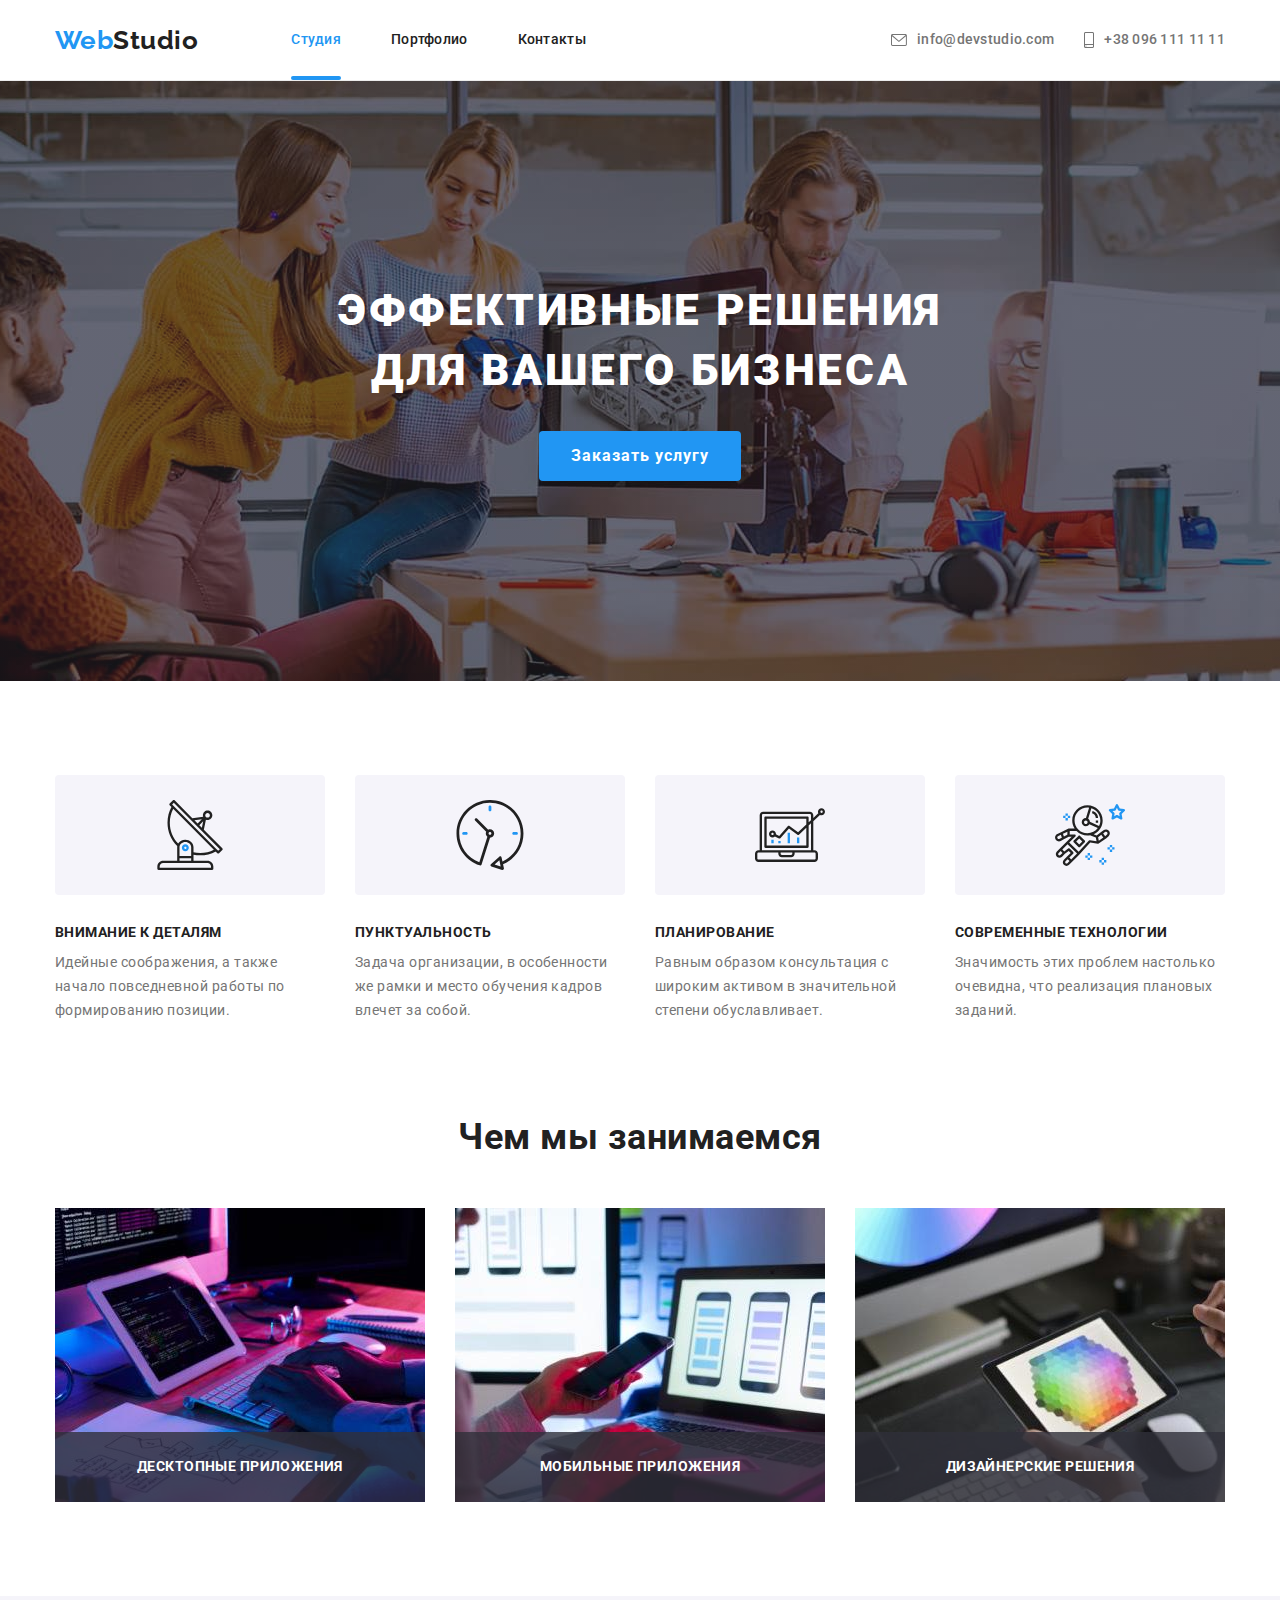
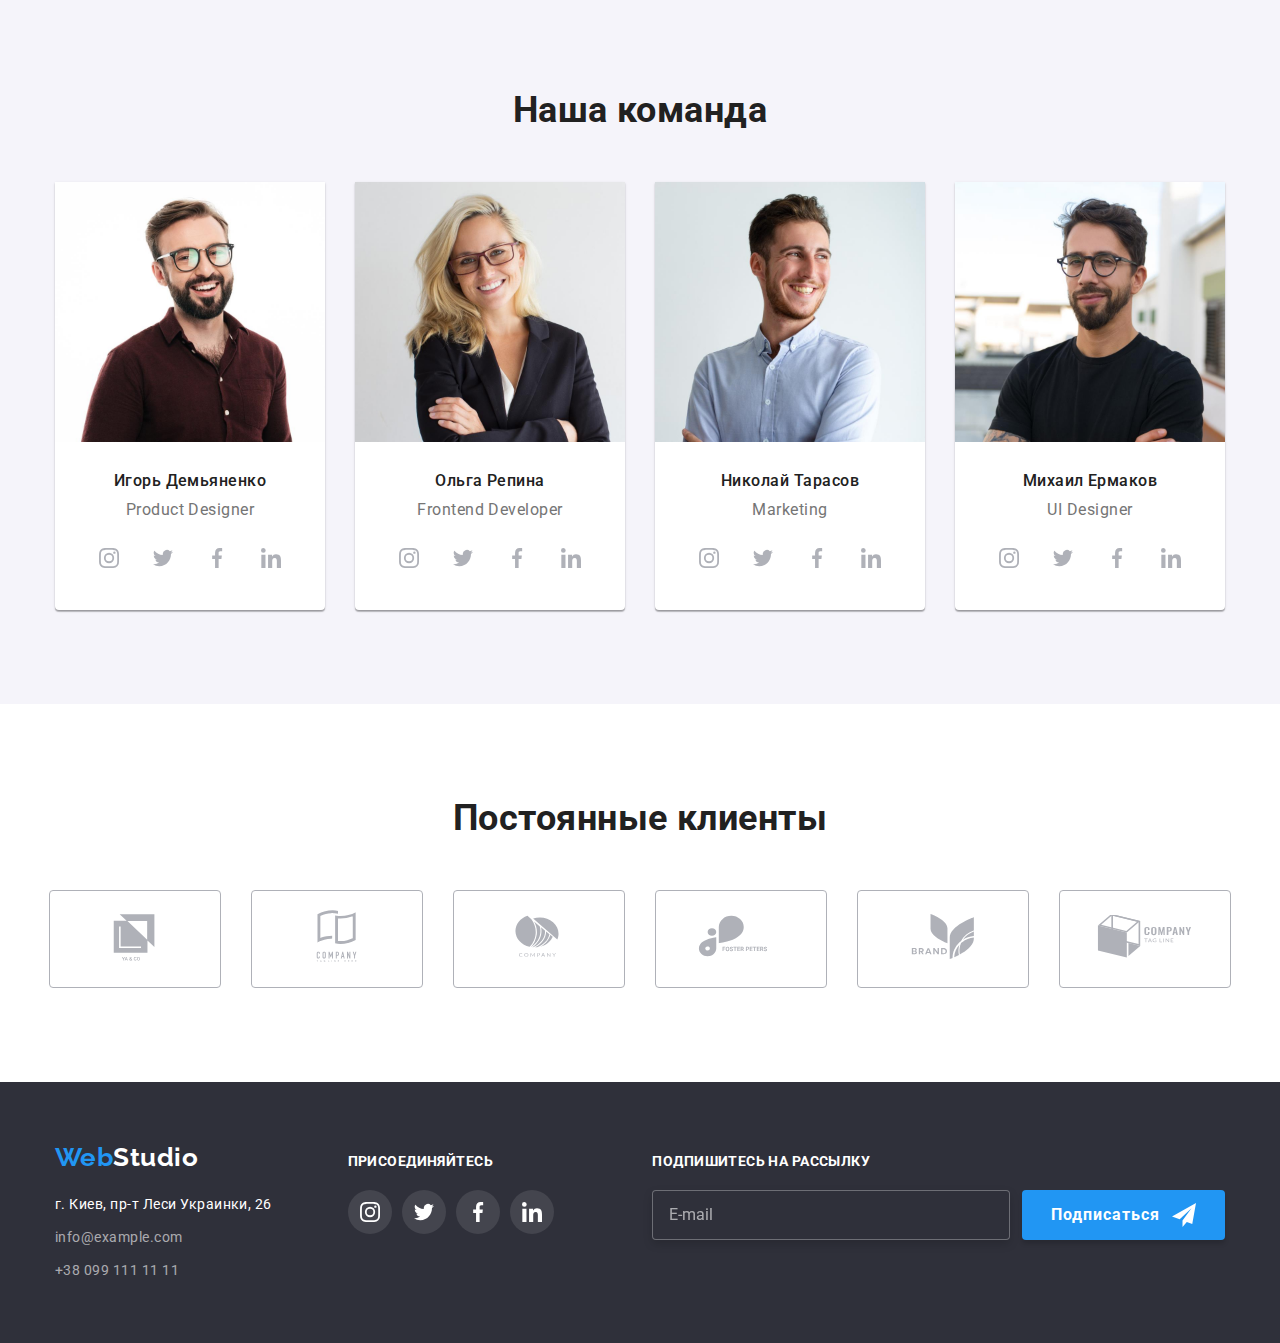
<file: index.html>
<!DOCTYPE html>
<html lang="ru">
  <head>
    <meta charset="UTF-8" />
    <meta http-equiv="X-UA-Compatible" content="IE=edge" />
    <meta name="viewport" content="width=device-width, initial-scale=1.0" />
    <title>WebStudio</title>
    <link rel="icon" href="images/web.png" type="image/x-icon" />
    <link rel="preconnect" href="https://fonts.googleapis.com" />
    <link rel="preconnect" href="https://fonts.gstatic.com" crossorigin />
    <link
      href="https://fonts.googleapis.com/css2?family=Raleway:wght@700&family=Roboto:wght@400;500;700;900&display=swap"
      rel="stylesheet"
    />
    <link
      rel="stylesheet"
      href="https://cdnjs.cloudflare.com/ajax/libs/modern-normalize/1.1.0/modern-normalize.min.css"
    />
    <link rel="stylesheet" href="./css/main.min.css" />
  </head>
  <body>
    <!-- Шапка сайта -->
    <header class="page-header">
      <div class="container main-nav">
        <nav class="nav">
          <a href="./index.html" class="nav__logo-link text-decoration">
            Web<span class="nav__logo-link nav__logo-link--inverse"
              >Studio</span
            >
          </a>
          <ul class="site-nav list">
            <li class="site-nav__item">
              <a
                href="./index.html"
                class="site-nav__link site-nav__link--active text-decoration"
                >Студия</a
              >
            </li>
            <li class="site-nav__item">
              <a href="./portfolio.html" class="site-nav__link text-decoration"
                >Портфолио</a
              >
            </li>
            <li class="site-nav__item">
              <a href="" class="site-nav__link text-decoration">Контакты</a>
            </li>
          </ul>
        </nav>
        <ul class="contact-header list">
          <li class="contact-header__item">
            <a
              href="mailto:info@devstudio.com"
              class="contact-header__link text-decoration"
            >
              <svg class="contact-header__icon" width="16" height="12">
                <use href="./images/icons.svg#icon-envelope"></use>
              </svg>
              info@devstudio.com
            </a>
          </li>
          <li class="contact-header__item">
            <a
              href="tel:+380961111111"
              class="contact-header__link text-decoration"
            >
              <svg class="contact-header__icon" width="10" height="16">
                <use href="./images/icons.svg#icon-smartphone"></use>
              </svg>
              +38 096 111 11 11
            </a>
          </li>
        </ul>
      </div>
    </header>
    <!-- основная часть сайта -->
    <main>
      <section class="hero">
        <div class="container flex-centered">
          <h1 class="hero__title">Эффективные решения для вашего бизнеса</h1>
          <button data-modal-open class="hero__button" type="button">
            Заказать услугу
          </button>
        </div>
      </section>
      <section class="section">
        <div class="container">
          <ul class="feature-list list">
            <li class="feature-list__item">
              <div class="feature">
                <svg class="feature__icon" width="70" height="70">
                  <use href="./images/icons.svg#icon-antenna"></use>
                </svg>
              </div>
              <h3 class="feature-list__title">Внимание к деталям</h3>
              <p class="feature-list__text">
                Идейные соображения, а также начало повседневной работы по
                формированию позиции.
              </p>
            </li>
            <li class="feature-list__item">
              <div class="feature">
                <svg class="feature__icon" width="70" height="70">
                  <use href="./images/icons.svg#icon-clock"></use>
                </svg>
              </div>
              <h3 class="feature-list__title">Пунктуальность</h3>
              <p class="feature-list__text">
                Задача организации, в особенности же рамки и место обучения
                кадров влечет за собой.
              </p>
            </li>
            <li class="feature-list__item">
              <div class="feature">
                <svg class="feature__icon" width="70" height="70">
                  <use href="./images/icons.svg#icon-diagram"></use>
                </svg>
              </div>
              <h3 class="feature-list__title">Планирование</h3>
              <p class="feature-list__text">
                Равным образом консультация с широким активом в значительной
                степени обуславливает.
              </p>
            </li>
            <li class="feature-list__item">
              <div class="feature">
                <svg class="feature__icon" width="70" height="70">
                  <use href="./images/icons.svg#icon-astronaut"></use>
                </svg>
              </div>
              <h3 class="feature-list__title">Современные технологии</h3>
              <p class="feature-list__text">
                Значимость этих проблем настолько очевидна, что реализация
                плановых заданий.
              </p>
            </li>
          </ul>
        </div>
      </section>
      <section class="section section-work">
        <div class="container">
          <h2 class="section__title">Чем мы занимаемся</h2>
          <ul class="work-list list">
            <li class="work-list__item">
              <img src="images/photo1.jpg" alt="Верстка сайта" width="370" />
              <div class="overlay-work">
                <p class="overlay-work__text">Десктопные приложения</p>
              </div>
            </li>
            <li class="work-list__item">
              <img src="images/photo2.jpg" alt="Дизай телефона" width="370" />
              <div class="overlay-work">
                <p class="overlay-work__text">Мобильные приложения</p>
              </div>
            </li>
            <li class="work-list__item">
              <img
                src="images/photo3.jpg"
                alt="Робота за планшетом"
                width="370"
              />
              <div class="overlay-work">
                <p class="overlay-work__text">Дизайнерские решения</p>
              </div>
            </li>
          </ul>
        </div>
      </section>
      <section class="section team">
        <div class="container">
          <h2 class="section__title">Наша команда</h2>
          <ul class="card-list list">
            <li class="card-list__item item">
              <img
                class="cards-list__image"
                src="./images/image1.jpg"
                alt="Фото Игоря Демьяненко"
                width="270"
              />
              <div class="team-member">
                <h3 class="team-member__title">Игорь Демьяненко</h3>
                <p class="team-member__position">Product Designer</p>

                <ul class="socials-list list">
                  <li class="socials-list__item">
                    <a class="socials-list__link" href="">
                      <svg
                        class="socials-list__icon"
                        width="20px"
                        height="20px"
                      >
                        <use href="./images/icons.svg#icon-instagram"></use>
                      </svg>
                    </a>
                  </li>
                  <li class="socials-list__item">
                    <a class="socials-list__link" href="">
                      <svg
                        class="socials-list__icon"
                        width="20px"
                        height="20px"
                      >
                        <use href="./images/icons.svg#icon-twitter"></use>
                      </svg>
                    </a>
                  </li>
                  <li class="socials-list__item">
                    <a class="socials-list__link" href="">
                      <svg
                        class="socials-list__icon"
                        width="20px"
                        height="20px"
                      >
                        <use href="./images/icons.svg#icon-facebook"></use>
                      </svg>
                    </a>
                  </li>
                  <li class="socials-list__item">
                    <a class="socials-list__link" href="">
                      <svg
                        class="socials-list__icon"
                        width="20px"
                        height="20px"
                      >
                        <use href="./images/icons.svg#icon-linkedin"></use>
                      </svg>
                    </a>
                  </li>
                </ul>
              </div>
            </li>
            <li class="card-list__item">
              <img
                class="cards-list__image"
                src="./images/image2.jpg"
                alt="Фото Ольги Репины"
                width="270"
              />
              <div class="team-member">
                <h3 class="team-member__title">Ольга Репина</h3>
                <p class="team-member__position">Frontend Developer</p>

                <ul class="socials-list list">
                  <li class="socials-list__item">
                    <a class="socials-list__link" href="">
                      <svg
                        class="socials-list__icon"
                        width="20px"
                        height="20px"
                      >
                        <use href="./images/icons.svg#icon-instagram"></use>
                      </svg>
                    </a>
                  </li>
                  <li class="socials-list__item">
                    <a class="socials-list__link" href="">
                      <svg
                        class="socials-list__icon"
                        width="20px"
                        height="20px"
                      >
                        <use href="./images/icons.svg#icon-twitter"></use>
                      </svg>
                    </a>
                  </li>
                  <li class="socials-list__item">
                    <a class="socials-list__link" href="">
                      <svg
                        class="socials-list__icon"
                        width="20px"
                        height="20px"
                      >
                        <use href="./images/icons.svg#icon-facebook"></use>
                      </svg>
                    </a>
                  </li>
                  <li class="socials-list__item">
                    <a class="socials-list__link" href="">
                      <svg
                        class="socials-list__icon"
                        width="20px"
                        height="20px"
                      >
                        <use href="./images/icons.svg#icon-linkedin"></use>
                      </svg>
                    </a>
                  </li>
                </ul>
              </div>
            </li>
            <li class="card-list__item">
              <img
                class="cards-list__image"
                src="./images/image3.jpg"
                alt="Фото Николая Тарасова"
                width="270"
              />
              <div class="team-member">
                <h3 class="team-member__title">Николай Тарасов</h3>
                <p class="team-member__position">Marketing</p>

                <ul class="socials-list list">
                  <li class="socials-list__item">
                    <a class="socials-list__link" href="">
                      <svg
                        class="socials-list__icon"
                        width="20px"
                        height="20px"
                      >
                        <use href="./images/icons.svg#icon-instagram"></use>
                      </svg>
                    </a>
                  </li>
                  <li class="socials-list__item">
                    <a class="socials-list__link" href="">
                      <svg
                        class="socials-list__icon"
                        width="20px"
                        height="20px"
                      >
                        <use href="./images/icons.svg#icon-twitter"></use>
                      </svg>
                    </a>
                  </li>
                  <li class="socials-list__item">
                    <a class="socials-list__link" href="">
                      <svg
                        class="socials-list__icon"
                        width="20px"
                        height="20px"
                      >
                        <use href="./images/icons.svg#icon-facebook"></use>
                      </svg>
                    </a>
                  </li>
                  <li class="socials-list__item">
                    <a class="socials-list__link" href="">
                      <svg
                        class="socials-list__icon"
                        width="20px"
                        height="20px"
                      >
                        <use href="./images/icons.svg#icon-linkedin"></use>
                      </svg>
                    </a>
                  </li>
                </ul>
              </div>
            </li>
            <li class="card-list__item">
              <img
                class="cards-list__image"
                src="./images/image4.jpg"
                alt="Фото Михаила Ермакова"
                width="270"
              />
              <div class="team-member">
                <h3 class="team-member__title">Михаил Ермаков</h3>
                <p class="team-member__position">UI Designer</p>

                <ul class="socials-list list">
                  <li class="socials-list__item">
                    <a class="socials-list__link" href="">
                      <svg
                        class="socials-list__icon"
                        width="20px"
                        height="20px"
                      >
                        <use href="./images/icons.svg#icon-instagram"></use>
                      </svg>
                    </a>
                  </li>
                  <li class="socials-list__item">
                    <a class="socials-list__link" href="">
                      <svg
                        class="socials-list__icon"
                        width="20px"
                        height="20px"
                      >
                        <use href="./images/icons.svg#icon-twitter"></use>
                      </svg>
                    </a>
                  </li>
                  <li class="socials-list__item">
                    <a class="socials-list__link" href="">
                      <svg
                        class="socials-list__icon"
                        width="20px"
                        height="20px"
                      >
                        <use href="./images/icons.svg#icon-facebook"></use>
                      </svg>
                    </a>
                  </li>
                  <li class="socials-list__item">
                    <a class="socials-list__link" href="">
                      <svg
                        class="socials-list__icon"
                        width="20px"
                        height="20px"
                      >
                        <use href="./images/icons.svg#icon-linkedin"></use>
                      </svg>
                    </a>
                  </li>
                </ul>
              </div>
            </li>
          </ul>
        </div>
      </section>
      <section class="section">
        <div class="container">
          <h2 class="section__title">Постоянные клиенты</h2>
          <ul class="client-list list">
            <li class="client-list__item">
              <a class="client-list__link" href="">
                <svg class="client-list__icon" width="106" height="60">
                  <use href="./images/icons.svg#icon-client-1"></use>
                </svg>
              </a>
            </li>
            <li class="client-list__item">
              <a class="client-list__link" href="">
                <svg class="client-list__icon" width="106" height="60">
                  <use href="./images/icons.svg#icon-client-2"></use>
                </svg>
              </a>
            </li>
            <li class="client-list__item">
              <a class="client-list__link" href="">
                <svg class="client-list__icon" width="106" height="60">
                  <use href="./images/icons.svg#icon-client-3"></use>
                </svg>
              </a>
            </li>
            <li class="client-list__item">
              <a class="client-list__link" href="">
                <svg class="client-list__icon" width="106" height="60">
                  <use href="./images/icons.svg#icon-client-4"></use>
                </svg>
              </a>
            </li>
            <li class="client-list__item">
              <a class="client-list__link" href="">
                <svg class="client-list__icon" width="106" height="60">
                  <use href="./images/icons.svg#icon-client-5"></use>
                </svg>
              </a>
            </li>
            <li class="client-list__item">
              <a class="client-list__link" href="">
                <svg class="client-list__icon" width="106" height="60">
                  <use href="./images/icons.svg#icon-client-6"></use>
                </svg>
              </a>
            </li>
          </ul>
        </div>
      </section>
    </main>
    <!-- Подвал сайта -->
    <footer class="footer">
      <div class="container">
        <div class="address-join-footer">
          <div class="footer-contacts">
            <a
              href="./index.html"
              class="footer-contacts__logo-link text-decoration"
            >
              Web<span
                class="footer-contacts__logo-link footer-contacts__logo-link-inverse"
                >Studio</span
              >
            </a>
            <address class="address">
              <a
                class="address__link text-decoration"
                href="https://bit.ly/3pXMvUd"
                target="_blank"
                rel="noopener noreferrer"
              >
                г. Киев, пр-т Леси Украинки, 26
              </a>
            </address>
            <address class="contacts">
              <a
                class="contacts__link text-decoration"
                href="mailto:info@example.com"
                >info@example.com</a
              ><br />
              <a class="contacts__link text-decoration" href="tel:+380991111111"
                >+38 099 111 11 11</a
              >
            </address>
          </div>
          <div class="join">
            <p class="join__text">присоединяйтесь</p>
            <ul class="join-list list">
              <li class="join-list__item">
                <a class="join-list__link" href="">
                  <svg width="20px" height="20px">
                    <use href="./images/icons.svg#icon-instagram"></use>
                  </svg>
                </a>
              </li>
              <li class="join-list__item">
                <a class="join-list__link" href="">
                  <svg class="" width="20px" height="20px">
                    <use href="./images/icons.svg#icon-twitter"></use>
                  </svg>
                </a>
              </li>
              <li class="join-list__item">
                <a class="join-list__link" href="">
                  <svg class="" width="20px" height="20px">
                    <use href="./images/icons.svg#icon-facebook"></use>
                  </svg>
                </a>
              </li>
              <li class="join-list__item">
                <a class="join-list__link" href="">
                  <svg width="20px" height="20px">
                    <use href="./images/icons.svg#icon-linkedin"></use>
                  </svg>
                </a>
              </li>
            </ul>
          </div>
          <div class="block-form">
            <p class="block-form__text">Подпишитесь на рассылку</p>
            <form class="form">
              <input
                class="form__email"
                type="email"
                name="mail"
                placeholder="E-mail"
              />
              <button type="submit" class="form__btn button">
                Подписаться
                <svg class="form__icon" width="24px" height="24px">
                  <use href="./images/icons.svg#icon-submit"></use>
                </svg>
              </button>
            </form>
          </div>
        </div>
      </div>
    </footer>
    <div class="backdrop is-hidden" data-modal>
      <div class="modal">
        <button class="modal__btn-close" data-modal-close>
          <svg width="18" height="18">
            <use href="./images/icons.svg#icon-close-black"></use>
          </svg>
        </button>
        <div>
          <div class="main-form">
            <h3 class="main-form__title">
              Оставьте свои данные, мы вам перезвоним
            </h3>
            <form autocomplete="off">
              <div class="form-field">
                <label class="form-field__label" for="name">Имя</label>
                <input
                  class="form-field__input"
                  type="text"
                  name="name"
                  id="name"
                  required
                />
                <svg class="form-field__icon" width="18" height="18">
                  <use href="./images/icons.svg#icon-person-black"></use>
                </svg>
              </div>
              <div class="form-field">
                <label class="form-field__label" for="tel">Телефон</label>
                <input
                  class="form-field__input"
                  type="tel"
                  name="phone"
                  id="tel"
                  required
                />
                <svg class="form-field__icon" width="18" height="18">
                  <use href="./images/icons.svg#icon-phone-black"></use>
                </svg>
              </div>
              <div class="form-field">
                <label class="form-field__label" for="email">Почта</label>
                <input
                  class="form-field__input"
                  type="email"
                  name="email"
                  id="email"
                  required
                />
                <svg class="form-field__icon" width="18" height="18">
                  <use href="./images/icons.svg#icon-email-black"></use>
                </svg>
              </div>
              <div class="form-field">
                <label class="form-field__label" for="coment"
                  >Комментарий</label
                >
                <textarea
                  class="coment"
                  name="coment"
                  id="coment"
                  rows="10"
                  placeholder="Введите текст"
                ></textarea>
              </div>
              <div class="agreement-block">
                <label for="agreement" class="agreement-block__label">
                  <input
                    class="agreement-block__checkbox"
                    type="checkbox"
                    name="agreement"
                    id="agreement"
                    required
                  />
                  <span class="agreement-block__custom-box"></span>
                  <span>Соглашаюсь c рассылкой и принимаю</span>
                  <a href="" class="agreement-block__link">Условия договора</a>
                </label>
              </div>
              <button class="button button-form" type="submit">
                Отправить
              </button>
            </form>
          </div>
        </div>
      </div>
    </div>
    <script src="./modal.js"></script>
  </body>
</html>
</file>
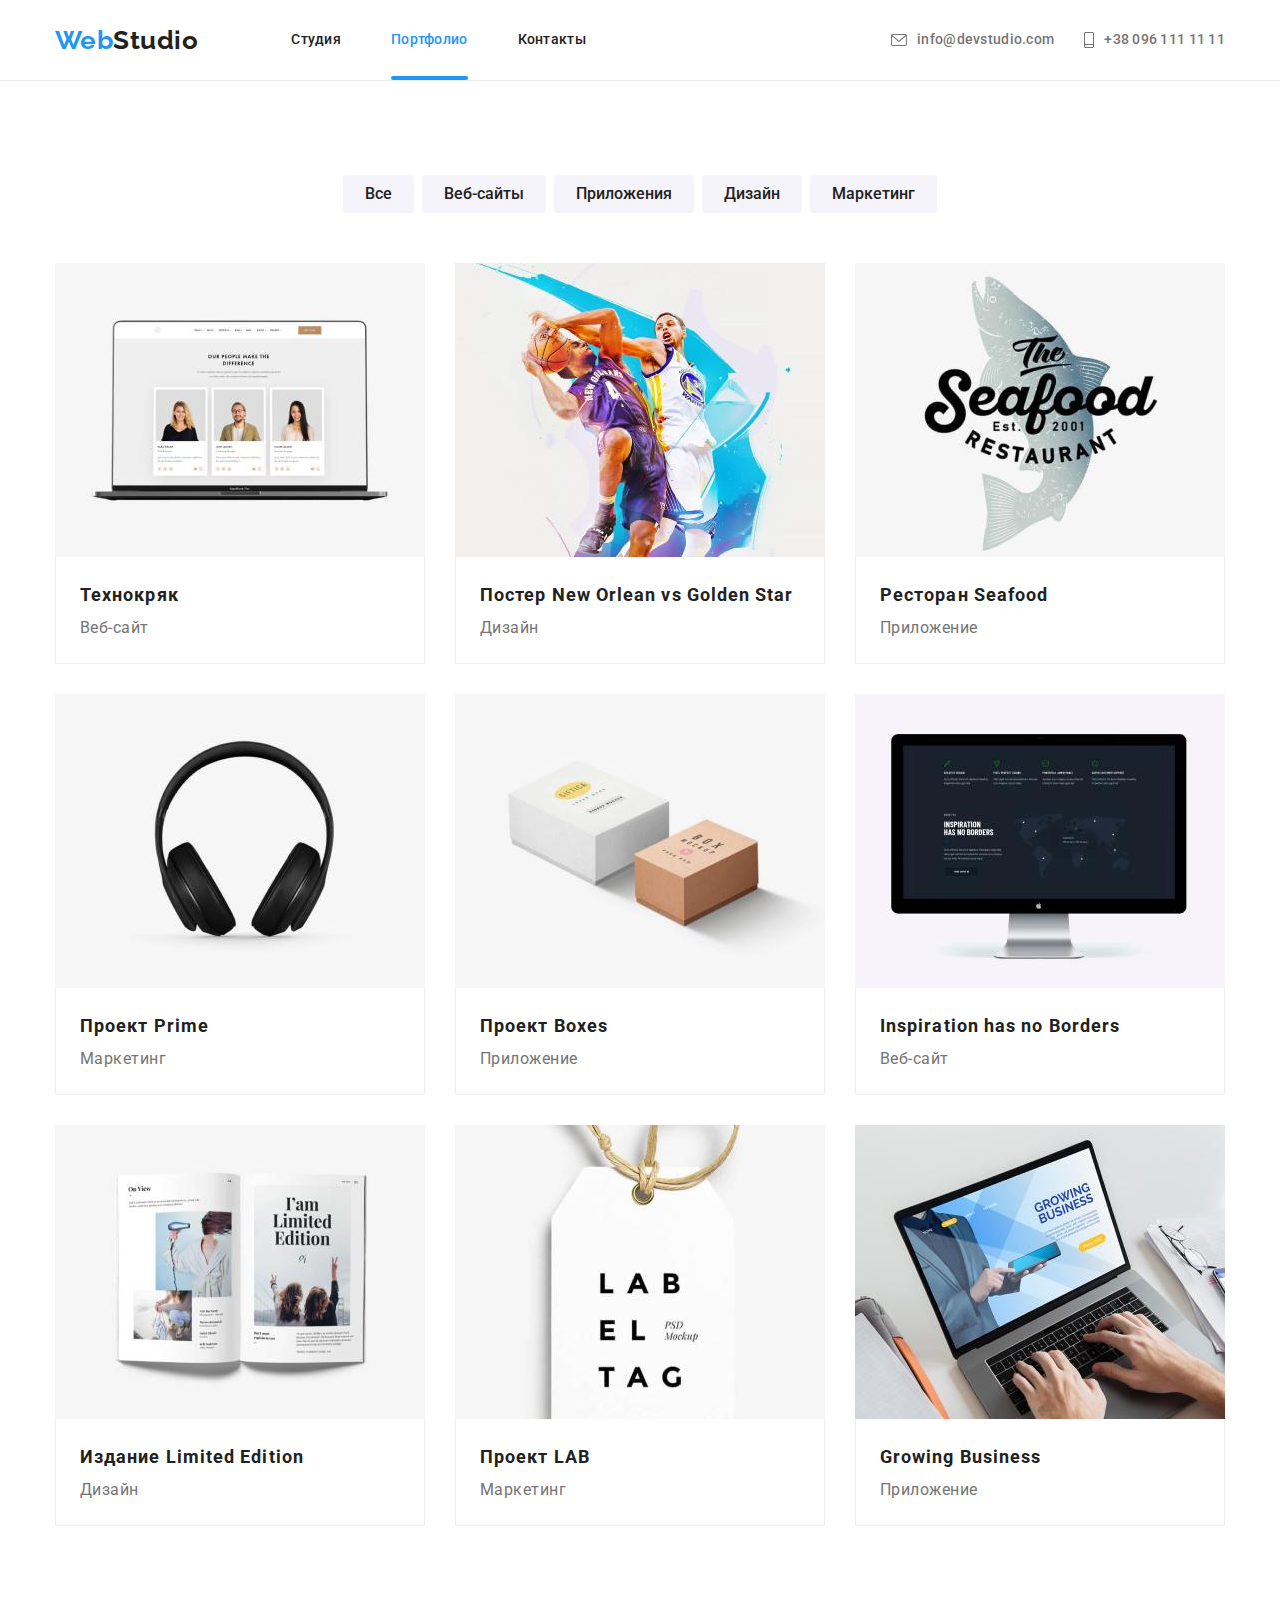
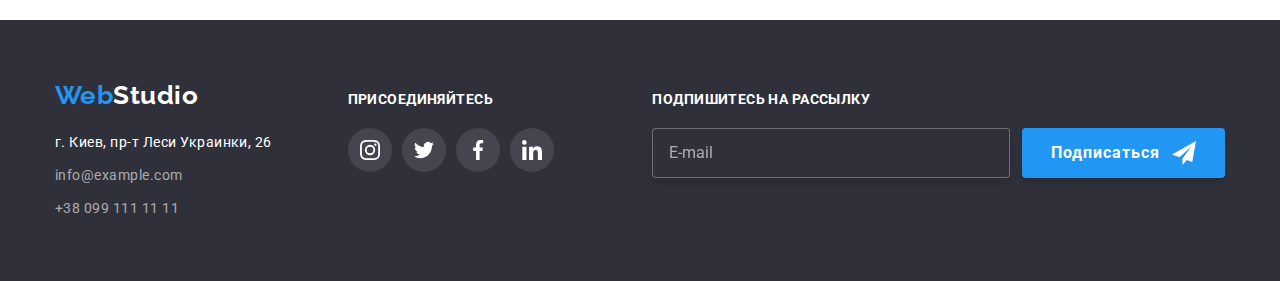
<file: portfolio.html>
<!DOCTYPE html>
<html lang="ru">
  <head>
    <meta charset="UTF-8" />
    <meta http-equiv="X-UA-Compatible" content="IE=edge" />
    <meta name="viewport" content="width=device-width, initial-scale=1.0" />
    <title>Portfolio</title>
    <link rel="icon" href="images/web.png" type="image/x-icon" />
    <link rel="preconnect" href="https://fonts.googleapis.com" />
    <link rel="preconnect" href="https://fonts.gstatic.com" crossorigin />
    <link
      href="https://fonts.googleapis.com/css2?family=Raleway:wght@700&family=Roboto:wght@400;500;700;900&display=swap"
      rel="stylesheet"
    />
    <link
      rel="stylesheet"
      href="https://cdnjs.cloudflare.com/ajax/libs/modern-normalize/1.1.0/modern-normalize.min.css"
    />
    <link rel="stylesheet" href="./css/portfolio.min.css" />
  </head>
  <body>
    <!-- Шапка сайта -->
   <header class="page-header">
      <div class="container main-nav">
        <nav class="nav">
          <a href="./index.html" class="nav__logo-link text-decoration">
            Web<span class="nav__logo-link nav__logo-link--inverse">Studio</span>
          </a>
          <ul class="site-nav list">
            <li class="site-nav__item">
              <a href="./index.html" class="site-nav__link  text-decoration"
                >Студия</a
              >
            </li>
            <li class="site-nav__item">
              <a href="./portfolio.html" class="site-nav__link site-nav__link--active text-decoration">Портфолио</a>
            </li>
            <li class="site-nav__item">
              <a href="" class="site-nav__link text-decoration">Контакты</a>
            </li>
          </ul>
        </nav>
        <ul class="contact-header list">
          <li class="contact-header__item">
            <a href="mailto:info@devstudio.com" class="contact-header__link text-decoration">
              <svg class="contact-header__icon" width="16" height="12">
                <use href="./images/icons.svg#icon-envelope"></use>
              </svg>
              info@devstudio.com
            </a>
          </li>
          <li class="contact-header__item">
            <a href="tel:+380961111111" class="contact-header__link text-decoration">
              <svg class="contact-header__icon" width="10" height="16">
                <use href="./images/icons.svg#icon-smartphone"></use>
              </svg>
              +38 096 111 11 11
            </a>
          </li>
        </ul>
      </div>
    </header>
    <!-- основная часть сайта -->
    <main>
      <section class="section portfolio-section">
        <div class="container">
          <h1 class="visually-hidden">Портфолио</h1>
          <ul class="filter-list list">
            <li class="filter-list__item">
              <button type="button" class="filter-list__button">Все</button>
            </li>
            <li class="filter-list__item">
              <button type="button" class="filter-list__button">Веб-сайты</button>
            </li>
            <li class="filter-list__item">
              <button type="button" class="filter-list__button">Приложения</button>
            </li>
            <li class="filter-list__item">
              <button type="button" class="filter-list__button">Дизайн</button>
            </li>
            <li class="filter-list__item">
              <button type="button" class="filter-list__button">Маркетинг</button>
            </li>
          </ul>
          <ul class="portfolio-list list">
            <li class="portfolio-list__item">
              <a class="portfolio-list__link link text-decoration" href="">
                <div class="cards-image">
                  <img src="./images/pic1.jpg" alt="Технокряк" width="370" />
                  <div class="cards-image__overlay">
                    <p>Ресурс предлагает комплексные предложения с разным уровнем функционала и сервисов. Все это позволит посетителю получить исчерпывающие сведения  о компании или частном лице.</p>
                  </div>
                </div>
                <div class="p-20-24">
                  <h2 class="p-20-24__title">Технокряк</h2>
                  <p class="p-20-24__content">Веб-сайт</p>
                </div>
              </a>
            </li>
            <li class="portfolio-list__item">
              <a class=" portfolio-list__link link text-decoration" href="">
                <div class="cards-image">
                <img 
                  src="./images/pic2.jpg"
                  alt="Постер New Orlean vs Golden Star"
                  width="370"
                />
                <div class="cards-image__overlay">
                 <p>Ресурс предлагает комплексные предложения с разным уровнем функционала и сервисов. Все это позволит посетителю получить исчерпывающие сведения  о компании или частном лице.</p>
                  </div>
                  </div>
                <div class="p-20-24">
                  <h2 class="p-20-24__title">Постер New Orlean vs Golden Star</h2>
                  <p class="p-20-24__content">Дизайн</p>
                </div>
              </a>
            </li>
            <li class="portfolio-list__item">
              <a class=" portfolio-list__link link text-decoration" href="">
                <div class="cards-image">
                  <img
                
                  src="./images/pic3.jpg"
                  alt="Ресторан Seafood"
                  width="370"
                />
                <div class="cards-image__overlay">
                 <p>Ресурс предлагает комплексные предложения с разным уровнем функционала и сервисов. Все это позволит посетителю получить исчерпывающие сведения  о компании или частном лице.</p>
                  </div>
                  </div>
                <div class="p-20-24">
                  <h2 class="p-20-24__title">Ресторан Seafood</h2>
                  <p class="p-20-24__content">Приложение</p>
                </div>
              </a>
            </li>
            <li class="portfolio-list__item">
              <a class=" portfolio-list__link link text-decoration" href="">
                <div class="cards-image">
                  <img
                  
                  src="./images/pic4.jpg"
                  alt="Проект Prime"
                  width="370"
                />
                <div class="cards-image__overlay">
                <p>Ресурс предлагает комплексные предложения с разным уровнем функционала и сервисов. Все это позволит посетителю получить исчерпывающие сведения  о компании или частном лице.</p>
                  </div>
                  </div>
                <div class="p-20-24">
                  <h2 class="p-20-24__title">Проект Prime</h2>
                  <p class="p-20-24__content">Маркетинг</p>
                </div>
              </a>
            </li>
            <li class="portfolio-list__item">
              <a class=" portfolio-list__link link text-decoration" href="">
                <div class="cards-image">
                  <img
                
                  src="./images/pic5.jpg"
                  alt="Проект Boxes"
                  width="370"
                />
                <div class="cards-image__overlay">
                 <p>Ресурс предлагает комплексные предложения с разным уровнем функционала и сервисов. Все это позволит посетителю получить исчерпывающие сведения  о компании или частном лице.</p>
                  </div>
                  </div>
                <div class="p-20-24">
                  <h2 class="p-20-24__title">Проект Boxes</h2>
                  <p class="p-20-24__content">Приложение</p>
                </div>
              </a>
            </li>
            <li class="portfolio-list__item">
              <a class=" portfolio-list__link link text-decoration" href="">
                <div class="cards-image">
                  <img
                 
                  src="./images/pic6.jpg"
                  alt="Inspiration has no Borders"
                  width="370"
                />
                <div class="cards-image__overlay">
                <p>Ресурс предлагает комплексные предложения с разным уровнем функционала и сервисов. Все это позволит посетителю получить исчерпывающие сведения  о компании или частном лице.</p>
                  </div>
                  </div>
                <div class="p-20-24">
                  <h2 class="p-20-24__title">Inspiration has no Borders</h2>
                  <p class="p-20-24__content">Веб-сайт</p>
                </div>
              </a>
            </li>
            <li class="portfolio-list__item">
              <a class=" portfolio-list__link link text-decoration" href="">
                <div class="cards-image">
                  <img
                
                  src="./images/pic7.jpg"
                  alt="Издание Limited Edition"
                  width="370"
                />
                <div class="cards-image__overlay">
                <p>Ресурс предлагает комплексные предложения с разным уровнем функционала и сервисов. Все это позволит посетителю получить исчерпывающие сведения  о компании или частном лице.</p>
                  </div>
                  </div>
                <div class="p-20-24">
                  <h2 class="p-20-24__title">Издание Limited Edition</h2>
                  <p class="p-20-24__content">Дизайн</p>
                </div>
              </a>
            </li>
            <li class="portfolio-list__item">
              <a class=" portfolio-list__link link text-decoration" href="">
                <div class="cards-image">
                  <img src="./images/pic8.jpg" alt="Проект LAB" width="370" />
                <div class="cards-image__overlay">
                 <p>Ресурс предлагает комплексные предложения с разным уровнем функционала и сервисов. Все это позволит посетителю получить исчерпывающие сведения  о компании или частном лице.</p>
                  </div>
                  </div>
                <div class="p-20-24">
                  <h2 class="p-20-24__title">Проект LAB</h2>
                  <p class="p-20-24__content">Маркетинг</p>
                </div>
              </a>
            </li>
            <li class="portfolio-list__item">
              <a class=" portfolio-list__link link text-decoration" href="">
                <div class="cards-image">
                  <img
                
                  src="./images/pic9.jpg"
                  alt="Growing Business"
                  width="370"
                />
                <div class="cards-image__overlay">
                <p>Ресурс предлагает комплексные предложения с разным уровнем функционала и сервисов. Все это позволит посетителю получить исчерпывающие сведения  о компании или частном лице.</p>
                  </div>
                  </div>
                <div class="p-20-24">
                  <h2 class="p-20-24__title">Growing Business</h2>
                  <p class="p-20-24__content">Приложение</p>
                </div>
              </a>
            </li>
          </ul>
      </section>
    </main>
    <!-- Подвал сайта -->
     <footer class="footer">
      <div class="container">
        <div class="address-join-footer">
          <div class="footer-contacts">
            <a href="./index.html" class="footer-contacts__logo-link text-decoration">
              Web<span class="footer-contacts__logo-link footer-contacts__logo-link-inverse"
                >Studio</span
              >
            </a>
            <address class="address">
              <a
                class="address__link text-decoration"
                href="https://bit.ly/3pXMvUd"
                target="_blank"
                rel="noopener noreferrer"
              >
                г. Киев, пр-т Леси Украинки, 26
              </a>
            </address>
            <address class="contacts">
              <a class="contacts__link text-decoration" href="mailto:info@example.com"
                >info@example.com</a
              ><br />
              <a class="contacts__link text-decoration" href="tel:+380991111111"
                >+38 099 111 11 11</a
              >
            </address>
          </div>
          <div class="join">
            <p class="join__text">присоединяйтесь</p>
            <ul class="join-list list">
              <li class="join-list__item">
                <a class="join-list__link" href="">
                  <svg width="20px" height="20px">
                    <use href="./images/icons.svg#icon-instagram"></use>
                  </svg>
                </a>
              </li>
              <li class="join-list__item">
                <a class="join-list__link" href="">
                  <svg class="" width="20px" height="20px">
                    <use href="./images/icons.svg#icon-twitter"></use>
                  </svg>
                </a>
              </li>
              <li class="join-list__item">
                <a class="join-list__link" href="">
                  <svg class="" width="20px" height="20px">
                    <use href="./images/icons.svg#icon-facebook"></use>
                  </svg>
                </a>
              </li>
              <li class="join-list__item">
                <a class="join-list__link" href="">
                  <svg width="20px" height="20px">
                    <use href="./images/icons.svg#icon-linkedin"></use>
                  </svg>
                </a>
              </li>
            </ul>
          </div>
          <div class="block-form">
            <p class="block-form__text">Подпишитесь на рассылку</p>
            <form class="form">
              <input class="form__email" type="email" name="mail" placeholder="E-mail" />
              <button type="submit" class="form__btn button">
                Подписаться
                <svg class="form__icon" width="24px" height="24px">
                  <use href="./images/icons.svg#icon-submit"></use>
                </svg>
              </button>
            </form>
          </div>
        </div>
      </div>
    </footer>
  </body>
</html>
</file>
<file: css/main.min.css>
:root{--secondary-text-color: #757575;--primary-text-color: #212121;--accent-color: #2196f3;--main-text-color: #ffffff;--primary-bg-color: #f5f4fa;--address-text-color: rgba(255, 255, 255, 0.6);--secondary-bg-color: #2f303a;--address-contact-color: rgba(255, 255, 255, 0.6)}body{color:var(--primary-text-color);font-family:Roboto, sans-serif;letter-spacing:0.03em;position:relative}.list{list-style:none}.text-decoration{text-decoration:none}h1,h2,h3,h4,h5,h6,p,ul{margin:0;padding:0;-webkit-margin-before:0;margin-block-start:0;-webkit-margin-after:0;margin-block-end:0}.container{margin-left:auto;margin-right:auto;max-width:1200px;padding:0 15px}.visually-hidden{position:absolute;width:1px;height:1px;margin:-1px;border:0;padding:0;white-space:nowrap;-webkit-clip-path:inset(100%);clip-path:inset(100%);clip:rect(0 0 0 0);overflow:hidden}.section{padding-bottom:94px;padding-top:94px}img{display:block}.page-header{border-bottom:1px solid #ececec}.site-nav{display:-webkit-box;display:-ms-flexbox;display:flex;margin-left:93px}.site-nav__item:not(:last-child){margin-right:50px}.site-nav__item{position:relative}.main-nav{display:-webkit-box;display:-ms-flexbox;display:flex;-webkit-box-align:center;-ms-flex-align:center;align-items:center;-webkit-box-pack:justify;-ms-flex-pack:justify;justify-content:space-between}.nav{display:-webkit-box;display:-ms-flexbox;display:flex;-webkit-box-align:center;-ms-flex-align:center;align-items:center}.site-nav__link{display:block;padding-top:32px;padding-bottom:32px;color:var(--title-text-color);font-weight:500;font-size:14px;line-height:1.14;letter-spacing:0.02em;-webkit-transition-property:color;transition-property:color;-webkit-transition-duration:250ms;transition-duration:250ms;-webkit-transition-timing-function:cubic-bezier(0.4, 0, 0.2, 1);transition-timing-function:cubic-bezier(0.4, 0, 0.2, 1)}.site-nav__link:hover,.site-nav__link:focus{color:var(--accent-color)}.site-nav__link--active::after{content:'';position:absolute;bottom:0;left:0;width:100%;height:4px;background:var(--accent-color);border-radius:2px}.site-nav__link--active{color:var(--accent-color)}.contact-header{display:-webkit-box;display:-ms-flexbox;display:flex}.contact-header__item:not(:last-child){margin-right:30px}.nav__logo-link,.footer-contacts__logo-link{color:var(--accent-color);font-family:Raleway;font-weight:700;font-size:26px;line-height:1.19}.nav__logo-link--inverse{color:var(--primary-text-color)}.footer-contacts__logo-link-inverse{color:var(--main-text-color)}.hero{padding-top:200px;padding-bottom:200px;text-align:center;max-width:1600px;width:100%;height:600px;margin:0 auto;background-image:-webkit-gradient(linear, left top, right top, from(rgba(47,48,58,0.4)), to(rgba(47,48,58,0.4))),url(../images/image.jpg);background-image:linear-gradient(to right, rgba(47,48,58,0.4), rgba(47,48,58,0.4)),url(../images/image.jpg);background-repeat:no-repeat;background-position:center;background-size:cover}.hero__title{margin-bottom:30px;color:var(--main-text-color);font-weight:900;font-size:44px;line-height:1.36;text-align:center;letter-spacing:0.06em;text-transform:uppercase;max-width:696px}.flex-centered{display:-webkit-box;display:-ms-flexbox;display:flex;-webkit-box-align:center;-ms-flex-align:center;align-items:center;-webkit-box-pack:center;-ms-flex-pack:center;justify-content:center;-webkit-box-orient:vertical;-webkit-box-direction:normal;-ms-flex-direction:column;flex-direction:column}.hero__button{padding:10px 32px;border-radius:4px;border:none;font-family:inherit;color:var(--main-text-color);background-color:var(--accent-color);font-weight:700;font-size:16px;line-height:1.88;letter-spacing:0.06em;cursor:pointer;display:-webkit-box;display:-ms-flexbox;display:flex;-webkit-box-align:center;-ms-flex-align:center;align-items:center;-webkit-transition-property:background-color;transition-property:background-color;-webkit-transition-duration:250ms;transition-duration:250ms;-webkit-transition-timing-function:cubic-bezier(0.4, 0, 0.2, 1);transition-timing-function:cubic-bezier(0.4, 0, 0.2, 1)}.hero__button:hover,.hero__button:focus{background-color:#188ce8}.modal__btn-close{position:absolute;top:8px;right:8px;width:30px;height:30px;padding:5px 4px 6px 4px;background:#ffffff;border:1px solid rgba(0,0,0,0.1);cursor:pointer;border-radius:50%;-webkit-transition-property:fill;transition-property:fill;-webkit-transition-duration:250ms;transition-duration:250ms;-webkit-transition-timing-function:cubic-bezier(0.4, 0, 0.2, 1);transition-timing-function:cubic-bezier(0.4, 0, 0.2, 1)}.modal__btn-close:hover{fill:var(--accent-color)}.form__btn{padding:10px 29px;-webkit-box-shadow:0px 4px 4px rgba(0,0,0,0.15);box-shadow:0px 4px 4px rgba(0,0,0,0.15);border-radius:4px;border:none;font-family:inherit;color:var(--main-text-color);background-color:var(--accent-color);font-weight:700;font-size:16px;line-height:1.88;letter-spacing:0.06em;cursor:pointer;display:-webkit-box;display:-ms-flexbox;display:flex;-webkit-box-align:center;-ms-flex-align:center;align-items:center;-webkit-transition-property:background-color;transition-property:background-color;-webkit-transition-duration:250ms;transition-duration:250ms;-webkit-transition-timing-function:cubic-bezier(0.4, 0, 0.2, 1);transition-timing-function:cubic-bezier(0.4, 0, 0.2, 1)}.form__btn:hover,.form__btn:focus{background-color:#188ce8}.button-form{margin:0 auto;margin-top:30px;padding:10px 55px;-webkit-box-shadow:0px 4px 4px rgba(0,0,0,0.15);box-shadow:0px 4px 4px rgba(0,0,0,0.15);border-radius:4px;border:none;font-family:inherit;color:var(--main-text-color);background-color:var(--accent-color);font-weight:700;font-size:16px;line-height:1.88;letter-spacing:0.06em;cursor:pointer;display:-webkit-box;display:-ms-flexbox;display:flex;-webkit-box-align:center;-ms-flex-align:center;align-items:center;-webkit-transition-property:background-color;transition-property:background-color;-webkit-transition-duration:250ms;transition-duration:250ms;-webkit-transition-timing-function:cubic-bezier(0.4, 0, 0.2, 1);transition-timing-function:cubic-bezier(0.4, 0, 0.2, 1)}.button-form:hover,.button-form:focus{background-color:#188ce8}.contact-header__link{display:-webkit-box;display:-ms-flexbox;display:flex;-webkit-box-align:center;-ms-flex-align:center;align-items:center;font-weight:500;font-size:14px;line-height:1.14;letter-spacing:0.02em;color:var(--secondary-text-color);-webkit-transition-property:color;transition-property:color;-webkit-transition-duration:250ms;transition-duration:250ms;-webkit-transition-timing-function:cubic-bezier(0.4, 0, 0.2, 1);transition-timing-function:cubic-bezier(0.4, 0, 0.2, 1)}.contact-header__link:hover,.contact-header__link:focus{color:var(--accent-color)}.contact-header__icon{fill:currentColor;margin-right:10px}.socials-list{display:-webkit-box;display:-ms-flexbox;display:flex;-webkit-box-pack:center;-ms-flex-pack:center;justify-content:center;margin-top:16px}.socials-list__item:not(:last-child){margin-right:10px}.socials-list__link{display:-webkit-box;display:-ms-flexbox;display:flex;-webkit-box-pack:center;-ms-flex-pack:center;justify-content:center;-webkit-box-align:center;-ms-flex-align:center;align-items:center;border-radius:50%;width:44px;height:44px;color:#afb1b8;-webkit-transition-property:background-color, color;transition-property:background-color, color;-webkit-transition-duration:250ms;transition-duration:250ms;-webkit-transition-timing-function:cubic-bezier(0.4, 0, 0.2, 1);transition-timing-function:cubic-bezier(0.4, 0, 0.2, 1)}.socials-list__link:focus,.socials-list__link:hover{background-color:var(--accent-color);color:#ffffff}.client-list__link{display:block;border:1px solid #afb1b8;border-radius:4px;padding:16px 32px;color:#afb1b8;-webkit-transition-property:border-color, color;transition-property:border-color, color;-webkit-transition-duration:250ms;transition-duration:250ms;-webkit-transition-timing-function:cubic-bezier(0.4, 0, 0.2, 1);transition-timing-function:cubic-bezier(0.4, 0, 0.2, 1)}.client-list__link:hover,.client-list__link:focus{color:var(--accent-color);border-color:var(--accent-color)}.join-list__link{display:-webkit-box;display:-ms-flexbox;display:flex;-webkit-box-pack:center;-ms-flex-pack:center;justify-content:center;-webkit-box-align:center;-ms-flex-align:center;align-items:center;border-radius:50%;width:44px;height:44px;color:#ffffff;background-color:rgba(255,255,255,0.1);-webkit-transition-property:background-color, color;transition-property:background-color, color;-webkit-transition-duration:250ms;transition-duration:250ms;-webkit-transition-timing-function:cubic-bezier(0.4, 0, 0.2, 1);transition-timing-function:cubic-bezier(0.4, 0, 0.2, 1)}.join-list__link:focus,.join-list__link:hover{background-color:var(--accent-color);color:#ffffff}.feature{background:var(--primary-bg-color);border-radius:4px;width:270px;height:120px;margin-bottom:30px;padding:25px 100px}.feature-list{display:-webkit-box;display:-ms-flexbox;display:flex}.feature-list__title{margin-bottom:10px;color:var(--title-text-color);font-size:14px;line-height:1.14;text-transform:uppercase}.feature-list__text{color:var(--secondary-text-color);font-size:14px;line-height:1.71}.feature-list__item{max-width:270px}.feature-list__item:not(:last-child){margin-right:30px}.section-work{padding-top:0}.section__title{margin-bottom:50px;color:var(--title-text-color);font-size:36px;line-height:1.16;text-align:center}.work-list{display:-webkit-box;display:-ms-flexbox;display:flex}.work-list__item{position:relative;display:block}.work-list__item:not(:last-child){margin-right:30px}.overlay-work{display:-webkit-box;display:-ms-flexbox;display:flex;-webkit-box-pack:center;-ms-flex-pack:center;justify-content:center;position:absolute;-webkit-box-align:center;-ms-flex-align:center;align-items:center;width:100%;height:70px;bottom:0;background-color:rgba(47,48,58,0.8)}.overlay-work__text{font-weight:700;font-size:14px;line-height:1.14;text-align:center;letter-spacing:0.03em;text-transform:uppercase;color:var(--main-text-color)}.team{background-color:var(--primary-bg-color)}.card-list{display:-webkit-box;display:-ms-flexbox;display:flex}.card-list__item{text-align:center;background-color:var(--main-text-color);-webkit-box-shadow:0px 1px 3px rgba(0,0,0,0.12),0px 1px 1px rgba(0,0,0,0.14),0px 2px 1px rgba(0,0,0,0.2);box-shadow:0px 1px 3px rgba(0,0,0,0.12),0px 1px 1px rgba(0,0,0,0.14),0px 2px 1px rgba(0,0,0,0.2);border-radius:0px 0px 4px 4px}.card-list__item:not(:last-child){margin-right:30px}.team-member{padding:30px 32px}.team-member__title{margin-bottom:10px;color:var(--primary-text-color);font-weight:500;font-size:16px;line-height:1.18}.team-member__position{color:var(--secondary-text-color);font-size:16px;line-height:1.18}.client-list{display:-webkit-box;display:-ms-flexbox;display:flex;-webkit-box-pack:center;-ms-flex-pack:center;justify-content:center;-webkit-box-align:center;-ms-flex-align:center;align-items:center}.client-list__item:not(:last-child){margin-right:30px}.modal-wrapper{position:fixed;width:100vw;height:100vh;top:0;bottom:0;right:0;left:0;background-color:gray}.modal-wrapper .modal{width:200px;height:200px;background-color:#2196f3}.backdrop{top:0;left:0;position:fixed;width:100%;height:100%;background-color:rgba(0,0,0,0.2);opacity:1;-webkit-transition:opacity 400ms cubic-bezier(0.4, 0, 0.2, 1);transition:opacity 400ms cubic-bezier(0.4, 0, 0.2, 1)}.backdrop.is-hidden{opacity:0;pointer-events:none}.backdrop.is-hidden .modal{-webkit-transform:translate(-50%, -50%) scale(0.6);transform:translate(-50%, -50%) scale(0.6)}.modal{position:absolute;top:50%;left:50%;-webkit-transform:translate(-50%, -50%) scale(1);transform:translate(-50%, -50%) scale(1);-webkit-transition:-webkit-transform 400ms cubic-bezier(0.4, 0, 0.2, 1);transition:-webkit-transform 400ms cubic-bezier(0.4, 0, 0.2, 1);transition:transform 400ms cubic-bezier(0.4, 0, 0.2, 1);transition:transform 400ms cubic-bezier(0.4, 0, 0.2, 1), -webkit-transform 400ms cubic-bezier(0.4, 0, 0.2, 1);width:528px;height:581px;background-color:var(--main-text-color);-webkit-box-shadow:0px 1px 3px rgba(0,0,0,0.12),0px 1px 1px rgba(0,0,0,0.14),0px 2px 1px rgba(0,0,0,0.2);box-shadow:0px 1px 3px rgba(0,0,0,0.12),0px 1px 1px rgba(0,0,0,0.14),0px 2px 1px rgba(0,0,0,0.2);border-radius:4px;padding:40px}.modal__btn-close{position:absolute;top:8px;right:8px;width:30px;height:30px;padding:5px 4px 6px 4px;background:#ffffff;border:1px solid rgba(0,0,0,0.1);cursor:pointer;border-radius:50%;-webkit-transition-property:fill;transition-property:fill;-webkit-transition-duration:250ms;transition-duration:250ms;-webkit-transition-timing-function:cubic-bezier(0.4, 0, 0.2, 1);transition-timing-function:cubic-bezier(0.4, 0, 0.2, 1)}.modal__btn-close:hover{fill:var(--accent-color)}.main-form__title{font-weight:700;font-size:20px;line-height:1.15;text-align:center;letter-spacing:0.03em;margin-bottom:12px}.form-field__input{margin-bottom:10px;border:1px solid rgba(33,33,33,0.2);border-radius:4px;padding:12px 0;padding-left:42px;cursor:pointer;height:40px;-webkit-transition-property:border-radius, border;transition-property:border-radius, border;-webkit-transition-duration:250ms;transition-duration:250ms;-webkit-transition-timing-function:cubic-bezier(0.4, 0, 0.2, 1);transition-timing-function:cubic-bezier(0.4, 0, 0.2, 1)}.form-field__input:focus{border:1px solid #2196f3;border-radius:4px;outline:none}.form-field{display:-webkit-box;display:-ms-flexbox;display:flex;-webkit-box-orient:vertical;-webkit-box-direction:normal;-ms-flex-direction:column;flex-direction:column;position:relative}.form-field__label{font-weight:400;font-size:12px;line-height:1.16;letter-spacing:0.01em;color:var(--secondary-text-color);margin-bottom:4px}.form-field__icon{position:absolute;bottom:50%;left:15px;-webkit-transform:translateY(70%);transform:translateY(70%);fill:var(--primary-text-color);-webkit-transition-property:color;transition-property:color;-webkit-transition-duration:250ms;transition-duration:250ms;-webkit-transition-timing-function:cubic-bezier(0.4, 0, 0.2, 1);transition-timing-function:cubic-bezier(0.4, 0, 0.2, 1)}.form-field__input:focus+.form-field__icon{color:var(--accent-color)}.coment{width:448px;height:120px;border:1px solid rgba(33,33,33,0.2);border-radius:4px;margin-bottom:20px;padding:12px 16px;resize:none;-webkit-transition-property:border-color;transition-property:border-color;-webkit-transition-duration:250ms;transition-duration:250ms;-webkit-transition-timing-function:cubic-bezier(0.4, 0, 0.2, 1);transition-timing-function:cubic-bezier(0.4, 0, 0.2, 1)}.coment:focus{border-color:var(--accent-color);outline:none}.coment::-webkit-input-placeholder{font-weight:400;font-size:14px;line-height:1.33;letter-spacing:0.01em;color:rgba(117,117,117,0.5)}.coment:-ms-input-placeholder{font-weight:400;font-size:14px;line-height:1.33;letter-spacing:0.01em;color:rgba(117,117,117,0.5)}.coment::-ms-input-placeholder{font-weight:400;font-size:14px;line-height:1.33;letter-spacing:0.01em;color:rgba(117,117,117,0.5)}.coment::placeholder{font-weight:400;font-size:14px;line-height:1.33;letter-spacing:0.01em;color:rgba(117,117,117,0.5)}.button-form{margin:0 auto;margin-top:30px;padding:10px 55px;-webkit-box-shadow:0px 4px 4px rgba(0,0,0,0.15);box-shadow:0px 4px 4px rgba(0,0,0,0.15);border-radius:4px;border:none;font-family:inherit;color:var(--main-text-color);background-color:var(--accent-color);font-weight:700;font-size:16px;line-height:1.88;letter-spacing:0.06em;cursor:pointer;display:-webkit-box;display:-ms-flexbox;display:flex;-webkit-box-align:center;-ms-flex-align:center;align-items:center;-webkit-transition-property:background-color;transition-property:background-color;-webkit-transition-duration:250ms;transition-duration:250ms;-webkit-transition-timing-function:cubic-bezier(0.4, 0, 0.2, 1);transition-timing-function:cubic-bezier(0.4, 0, 0.2, 1)}.button-form:hover,.button-form:focus{background-color:#188ce8}.agreement-block{display:-webkit-box;display:-ms-flexbox;display:flex;-webkit-box-pack:center;-ms-flex-pack:center;justify-content:center;-webkit-box-align:center;-ms-flex-align:center;align-items:center}.agreement-block__label{font-weight:400;font-size:14px;line-height:24px;letter-spacing:0.03em;color:var(--secondary-text-color);display:-webkit-box;display:-ms-flexbox;display:flex;-webkit-box-align:center;-ms-flex-align:center;align-items:center;background-repeat:no-repeat}.agreement-block__link{color:var(--accent-color);margin-left:5px}.agreement-block__checkbox{position:absolute;width:1px;height:1px;margin:-1px;border:0;padding:0;white-space:nowrap;-webkit-clip-path:inset(100%);clip-path:inset(100%);clip:rect(0 0 0 0);overflow:hidden}.agreement-block__custom-box{display:inline-block;width:16px;height:15px;margin-right:8px;border:2px solid #212121;border-radius:2px;-webkit-transition-property:all;transition-property:all;-webkit-transition-duration:250ms;transition-duration:250ms;-webkit-transition-timing-function:cubic-bezier(0.4, 0, 0.2, 1);transition-timing-function:cubic-bezier(0.4, 0, 0.2, 1);-webkit-transition-delay:0;transition-delay:0}.agreement-block__checkbox:checked+.agreement-block__custom-box{background-image:url(../images/icon.svg);background-origin:border-box;background-size:contain;border-color:var(--accent-color);background-color:#188ce8}.footer{padding-top:60px;padding-bottom:60px;background-color:var(--secondary-bg-color)}.address{margin-top:20px;margin-bottom:9px}.address__link{color:var(--main-text-color);font-style:normal;font-size:14px;line-height:1.71}.contacts__link{color:var(--address-contact-color);font-style:normal;font-size:14px;line-height:1.71;-webkit-transition-property:text-shadow;transition-property:text-shadow;-webkit-transition-duration:250ms;transition-duration:250ms;-webkit-transition-timing-function:cubic-bezier(0.4, 0, 0.2, 1);transition-timing-function:cubic-bezier(0.4, 0, 0.2, 1)}.contacts__link:hover,.contacts__link:focus{text-shadow:-1px -1px 0 #000, 1px -1px 0 #000, -1px 1px 0 #000, 1px 1px 0 #000}.contacts__link:not(:last-child){display:inline-block;margin-bottom:9px}.footer-contacts{margin-right:70px}.address-join-footer{display:-webkit-box;display:-ms-flexbox;display:flex;-webkit-box-align:baseline;-ms-flex-align:baseline;align-items:baseline;-webkit-box-pack:justify;-ms-flex-pack:justify;justify-content:space-between}.join{margin-right:93px}.join__text{font-weight:700;font-size:14px;line-height:1.14;letter-spacing:0.03em;text-transform:uppercase;color:var(--main-text-color);margin-bottom:20px}.join-list{display:-webkit-box;display:-ms-flexbox;display:flex}.join-list__item:not(:last-child){margin-right:10px}.block-form__text{font-weight:700;font-size:14px;line-height:1.14;letter-spacing:0.03em;text-transform:uppercase;color:var(--main-text-color);margin-bottom:20px}.form{display:-webkit-box;display:-ms-flexbox;display:flex}.form__email{border:1px solid rgba(255,255,255,0.3);-webkit-filter:drop-shadow(0px 4px 4px rgba(0,0,0,0.15));filter:drop-shadow(0px 4px 4px rgba(0,0,0,0.15));border-radius:4px;width:358px;padding-left:16px;margin-right:12px;background-color:var(--secondary-bg-color);color:rgba(255,255,255,0.6);outline:none}.form__email::-webkit-input-placeholder{color:rgba(255,255,255,0.6)}.form__email:-ms-input-placeholder{color:rgba(255,255,255,0.6)}.form__email::-ms-input-placeholder{color:rgba(255,255,255,0.6)}.form__email::placeholder{color:rgba(255,255,255,0.6)}.form__icon{margin-left:12px}
/*# sourceMappingURL=main.min.css.map */
</file>
<file: css/portfolio.min.css>
:root{--secondary-text-color: #757575;--primary-text-color: #212121;--accent-color: #2196f3;--main-text-color: #ffffff;--primary-bg-color: #f5f4fa;--address-text-color: rgba(255, 255, 255, 0.6);--secondary-bg-color: #2f303a;--address-contact-color: rgba(255, 255, 255, 0.6)}body{color:var(--primary-text-color);font-family:Roboto, sans-serif;letter-spacing:0.03em;position:relative}.list{list-style:none}.text-decoration{text-decoration:none}h1,h2,h3,h4,h5,h6,p,ul{margin:0;padding:0;-webkit-margin-before:0;margin-block-start:0;-webkit-margin-after:0;margin-block-end:0}.container{margin-left:auto;margin-right:auto;max-width:1200px;padding:0 15px}.visually-hidden{position:absolute;width:1px;height:1px;margin:-1px;border:0;padding:0;white-space:nowrap;-webkit-clip-path:inset(100%);clip-path:inset(100%);clip:rect(0 0 0 0);overflow:hidden}.section{padding-bottom:94px;padding-top:94px}img{display:block}.page-header{border-bottom:1px solid #ececec}.site-nav{display:-webkit-box;display:-ms-flexbox;display:flex;margin-left:93px}.site-nav__item:not(:last-child){margin-right:50px}.site-nav__item{position:relative}.main-nav{display:-webkit-box;display:-ms-flexbox;display:flex;-webkit-box-align:center;-ms-flex-align:center;align-items:center;-webkit-box-pack:justify;-ms-flex-pack:justify;justify-content:space-between}.nav{display:-webkit-box;display:-ms-flexbox;display:flex;-webkit-box-align:center;-ms-flex-align:center;align-items:center}.site-nav__link{display:block;padding-top:32px;padding-bottom:32px;color:var(--title-text-color);font-weight:500;font-size:14px;line-height:1.14;letter-spacing:0.02em;-webkit-transition-property:color;transition-property:color;-webkit-transition-duration:250ms;transition-duration:250ms;-webkit-transition-timing-function:cubic-bezier(0.4, 0, 0.2, 1);transition-timing-function:cubic-bezier(0.4, 0, 0.2, 1)}.site-nav__link:hover,.site-nav__link:focus{color:var(--accent-color)}.site-nav__link--active::after{content:'';position:absolute;bottom:0;left:0;width:100%;height:4px;background:var(--accent-color);border-radius:2px}.site-nav__link--active{color:var(--accent-color)}.contact-header{display:-webkit-box;display:-ms-flexbox;display:flex}.contact-header__item:not(:last-child){margin-right:30px}.nav__logo-link,.footer-contacts__logo-link{color:var(--accent-color);font-family:Raleway;font-weight:700;font-size:26px;line-height:1.19}.nav__logo-link--inverse{color:var(--primary-text-color)}.footer-contacts__logo-link-inverse{color:var(--main-text-color)}.hero__button{padding:10px 32px;border-radius:4px;border:none;font-family:inherit;color:var(--main-text-color);background-color:var(--accent-color);font-weight:700;font-size:16px;line-height:1.88;letter-spacing:0.06em;cursor:pointer;display:-webkit-box;display:-ms-flexbox;display:flex;-webkit-box-align:center;-ms-flex-align:center;align-items:center;-webkit-transition-property:background-color;transition-property:background-color;-webkit-transition-duration:250ms;transition-duration:250ms;-webkit-transition-timing-function:cubic-bezier(0.4, 0, 0.2, 1);transition-timing-function:cubic-bezier(0.4, 0, 0.2, 1)}.hero__button:hover,.hero__button:focus{background-color:#188ce8}.modal__btn-close{position:absolute;top:8px;right:8px;width:30px;height:30px;padding:5px 4px 6px 4px;background:#ffffff;border:1px solid rgba(0,0,0,0.1);cursor:pointer;border-radius:50%;-webkit-transition-property:fill;transition-property:fill;-webkit-transition-duration:250ms;transition-duration:250ms;-webkit-transition-timing-function:cubic-bezier(0.4, 0, 0.2, 1);transition-timing-function:cubic-bezier(0.4, 0, 0.2, 1)}.modal__btn-close:hover{fill:var(--accent-color)}.form__btn{padding:10px 29px;-webkit-box-shadow:0px 4px 4px rgba(0,0,0,0.15);box-shadow:0px 4px 4px rgba(0,0,0,0.15);border-radius:4px;border:none;font-family:inherit;color:var(--main-text-color);background-color:var(--accent-color);font-weight:700;font-size:16px;line-height:1.88;letter-spacing:0.06em;cursor:pointer;display:-webkit-box;display:-ms-flexbox;display:flex;-webkit-box-align:center;-ms-flex-align:center;align-items:center;-webkit-transition-property:background-color;transition-property:background-color;-webkit-transition-duration:250ms;transition-duration:250ms;-webkit-transition-timing-function:cubic-bezier(0.4, 0, 0.2, 1);transition-timing-function:cubic-bezier(0.4, 0, 0.2, 1)}.form__btn:hover,.form__btn:focus{background-color:#188ce8}.button-form{margin:0 auto;margin-top:30px;padding:10px 55px;-webkit-box-shadow:0px 4px 4px rgba(0,0,0,0.15);box-shadow:0px 4px 4px rgba(0,0,0,0.15);border-radius:4px;border:none;font-family:inherit;color:var(--main-text-color);background-color:var(--accent-color);font-weight:700;font-size:16px;line-height:1.88;letter-spacing:0.06em;cursor:pointer;display:-webkit-box;display:-ms-flexbox;display:flex;-webkit-box-align:center;-ms-flex-align:center;align-items:center;-webkit-transition-property:background-color;transition-property:background-color;-webkit-transition-duration:250ms;transition-duration:250ms;-webkit-transition-timing-function:cubic-bezier(0.4, 0, 0.2, 1);transition-timing-function:cubic-bezier(0.4, 0, 0.2, 1)}.button-form:hover,.button-form:focus{background-color:#188ce8}.footer{padding-top:60px;padding-bottom:60px;background-color:var(--secondary-bg-color)}.address{margin-top:20px;margin-bottom:9px}.address__link{color:var(--main-text-color);font-style:normal;font-size:14px;line-height:1.71}.contacts__link{color:var(--address-contact-color);font-style:normal;font-size:14px;line-height:1.71;-webkit-transition-property:text-shadow;transition-property:text-shadow;-webkit-transition-duration:250ms;transition-duration:250ms;-webkit-transition-timing-function:cubic-bezier(0.4, 0, 0.2, 1);transition-timing-function:cubic-bezier(0.4, 0, 0.2, 1)}.contacts__link:hover,.contacts__link:focus{text-shadow:-1px -1px 0 #000, 1px -1px 0 #000, -1px 1px 0 #000, 1px 1px 0 #000}.contacts__link:not(:last-child){display:inline-block;margin-bottom:9px}.footer-contacts{margin-right:70px}.address-join-footer{display:-webkit-box;display:-ms-flexbox;display:flex;-webkit-box-align:baseline;-ms-flex-align:baseline;align-items:baseline;-webkit-box-pack:justify;-ms-flex-pack:justify;justify-content:space-between}.join{margin-right:93px}.join__text{font-weight:700;font-size:14px;line-height:1.14;letter-spacing:0.03em;text-transform:uppercase;color:var(--main-text-color);margin-bottom:20px}.join-list{display:-webkit-box;display:-ms-flexbox;display:flex}.join-list__item:not(:last-child){margin-right:10px}.block-form__text{font-weight:700;font-size:14px;line-height:1.14;letter-spacing:0.03em;text-transform:uppercase;color:var(--main-text-color);margin-bottom:20px}.form{display:-webkit-box;display:-ms-flexbox;display:flex}.form__email{border:1px solid rgba(255,255,255,0.3);-webkit-filter:drop-shadow(0px 4px 4px rgba(0,0,0,0.15));filter:drop-shadow(0px 4px 4px rgba(0,0,0,0.15));border-radius:4px;width:358px;padding-left:16px;margin-right:12px;background-color:var(--secondary-bg-color);color:rgba(255,255,255,0.6);outline:none}.form__email::-webkit-input-placeholder{color:rgba(255,255,255,0.6)}.form__email:-ms-input-placeholder{color:rgba(255,255,255,0.6)}.form__email::-ms-input-placeholder{color:rgba(255,255,255,0.6)}.form__email::placeholder{color:rgba(255,255,255,0.6)}.form__icon{margin-left:12px}.filter-list__button{font-family:inherit;color:var(--primary-text-color);background:var(--primary-bg-color);font-weight:500;font-size:16px;line-height:1.63;text-align:center;cursor:pointer;border-radius:4px;border:none;padding:6px 22px;-webkit-transition-property:background-color, color, -webkit-box-shadow;transition-property:background-color, color, -webkit-box-shadow;transition-property:background-color, color, box-shadow;transition-property:background-color, color, box-shadow, -webkit-box-shadow;-webkit-transition-duration:250ms;transition-duration:250ms;-webkit-transition-timing-function:cubic-bezier(0.4, 0, 0.2, 1);transition-timing-function:cubic-bezier(0.4, 0, 0.2, 1)}.filter-list__button:hover,.filter-list__button:focus{color:var(--main-text-color);background-color:var(--accent-color);-webkit-box-shadow:0px 3px 1px rgba(0,0,0,0.1),0px 1px 2px rgba(0,0,0,0.08),0px 2px 2px rgba(0,0,0,0.12);box-shadow:0px 3px 1px rgba(0,0,0,0.1),0px 1px 2px rgba(0,0,0,0.08),0px 2px 2px rgba(0,0,0,0.12)}.filter-list{display:-webkit-box;display:-ms-flexbox;display:flex;-webkit-box-pack:center;-ms-flex-pack:center;justify-content:center;margin-bottom:50px}.filter-list__item:not(:last-child){margin-right:8px}.portfolio-list{display:-webkit-box;display:-ms-flexbox;display:flex;-ms-flex-wrap:wrap;flex-wrap:wrap}.portfolio-list__item{margin-right:30px;margin-bottom:30px;background:#ffffff;-webkit-transition-property:-webkit-box-shadow;transition-property:-webkit-box-shadow;transition-property:box-shadow;transition-property:box-shadow, -webkit-box-shadow;-webkit-transition-duration:250ms;transition-duration:250ms;-webkit-transition-timing-function:cubic-bezier(0.4, 0, 0.2, 1);transition-timing-function:cubic-bezier(0.4, 0, 0.2, 1)}.portfolio-list__item:nth-child(3n){margin-right:0}.portfolio-list__item:nth-last-child(-n+3){margin-bottom:0}.portfolio-list__item:hover,.portfolio-list__item:focus{-webkit-box-shadow:0px 1px 1px rgba(0,0,0,0.12),0px 4px 4px rgba(0,0,0,0.06),1px 4px 6px rgba(0,0,0,0.16);box-shadow:0px 1px 1px rgba(0,0,0,0.12),0px 4px 4px rgba(0,0,0,0.06),1px 4px 6px rgba(0,0,0,0.16)}.cards-image{position:relative;overflow:hidden}.cards-image__overlay{position:absolute;top:0;left:0;width:100%;height:100%;opacity:0;background-color:rgba(33,150,243,0.9);-webkit-transform:translateY(100%);transform:translateY(100%);-webkit-transition-property:opacity, -webkit-transform;transition-property:opacity, -webkit-transform;transition-property:transform, opacity;transition-property:transform, opacity, -webkit-transform;-webkit-transition-duration:250ms;transition-duration:250ms;-webkit-transition-timing-function:cubic-bezier(0.4, 0, 0.2, 1);transition-timing-function:cubic-bezier(0.4, 0, 0.2, 1);font-style:normal;font-weight:normal;font-size:18px;line-height:1.555;letter-spacing:0.03em;color:#ffffff;padding:63px 24px 63px 24px}.link:hover .cards-image__overlay,.link:focus .cards-image__overlay{opacity:1;-webkit-transform:translateY(0);transform:translateY(0)}.p-20-24{padding:20px 24px;border-bottom:1px solid #eeeeee;border-left:1px solid #eeeeee;border-right:1px solid #eeeeee}.p-20-24__title{color:var(--primary-text-color);font-weight:700;font-size:18px;line-height:2;letter-spacing:0.06em}.p-20-24__content{color:var(--secondary-text-color);font-size:16px;line-height:1.88;letter-spacing:0.03em}.contact-header__link{display:-webkit-box;display:-ms-flexbox;display:flex;-webkit-box-align:center;-ms-flex-align:center;align-items:center;font-weight:500;font-size:14px;line-height:1.14;letter-spacing:0.02em;color:var(--secondary-text-color);-webkit-transition-property:color;transition-property:color;-webkit-transition-duration:250ms;transition-duration:250ms;-webkit-transition-timing-function:cubic-bezier(0.4, 0, 0.2, 1);transition-timing-function:cubic-bezier(0.4, 0, 0.2, 1)}.contact-header__link:hover,.contact-header__link:focus{color:var(--accent-color)}.contact-header__icon{fill:currentColor;margin-right:10px}.socials-list{display:-webkit-box;display:-ms-flexbox;display:flex;-webkit-box-pack:center;-ms-flex-pack:center;justify-content:center;margin-top:16px}.socials-list__item:not(:last-child){margin-right:10px}.socials-list__link{display:-webkit-box;display:-ms-flexbox;display:flex;-webkit-box-pack:center;-ms-flex-pack:center;justify-content:center;-webkit-box-align:center;-ms-flex-align:center;align-items:center;border-radius:50%;width:44px;height:44px;color:#afb1b8;-webkit-transition-property:background-color, color;transition-property:background-color, color;-webkit-transition-duration:250ms;transition-duration:250ms;-webkit-transition-timing-function:cubic-bezier(0.4, 0, 0.2, 1);transition-timing-function:cubic-bezier(0.4, 0, 0.2, 1)}.socials-list__link:focus,.socials-list__link:hover{background-color:var(--accent-color);color:#ffffff}.client-list__link{display:block;border:1px solid #afb1b8;border-radius:4px;padding:16px 32px;color:#afb1b8;-webkit-transition-property:border-color, color;transition-property:border-color, color;-webkit-transition-duration:250ms;transition-duration:250ms;-webkit-transition-timing-function:cubic-bezier(0.4, 0, 0.2, 1);transition-timing-function:cubic-bezier(0.4, 0, 0.2, 1)}.client-list__link:hover,.client-list__link:focus{color:var(--accent-color);border-color:var(--accent-color)}.join-list__link{display:-webkit-box;display:-ms-flexbox;display:flex;-webkit-box-pack:center;-ms-flex-pack:center;justify-content:center;-webkit-box-align:center;-ms-flex-align:center;align-items:center;border-radius:50%;width:44px;height:44px;color:#ffffff;background-color:rgba(255,255,255,0.1);-webkit-transition-property:background-color, color;transition-property:background-color, color;-webkit-transition-duration:250ms;transition-duration:250ms;-webkit-transition-timing-function:cubic-bezier(0.4, 0, 0.2, 1);transition-timing-function:cubic-bezier(0.4, 0, 0.2, 1)}.join-list__link:focus,.join-list__link:hover{background-color:var(--accent-color);color:#ffffff}
/*# sourceMappingURL=portfolio.min.css.map */
</file>
